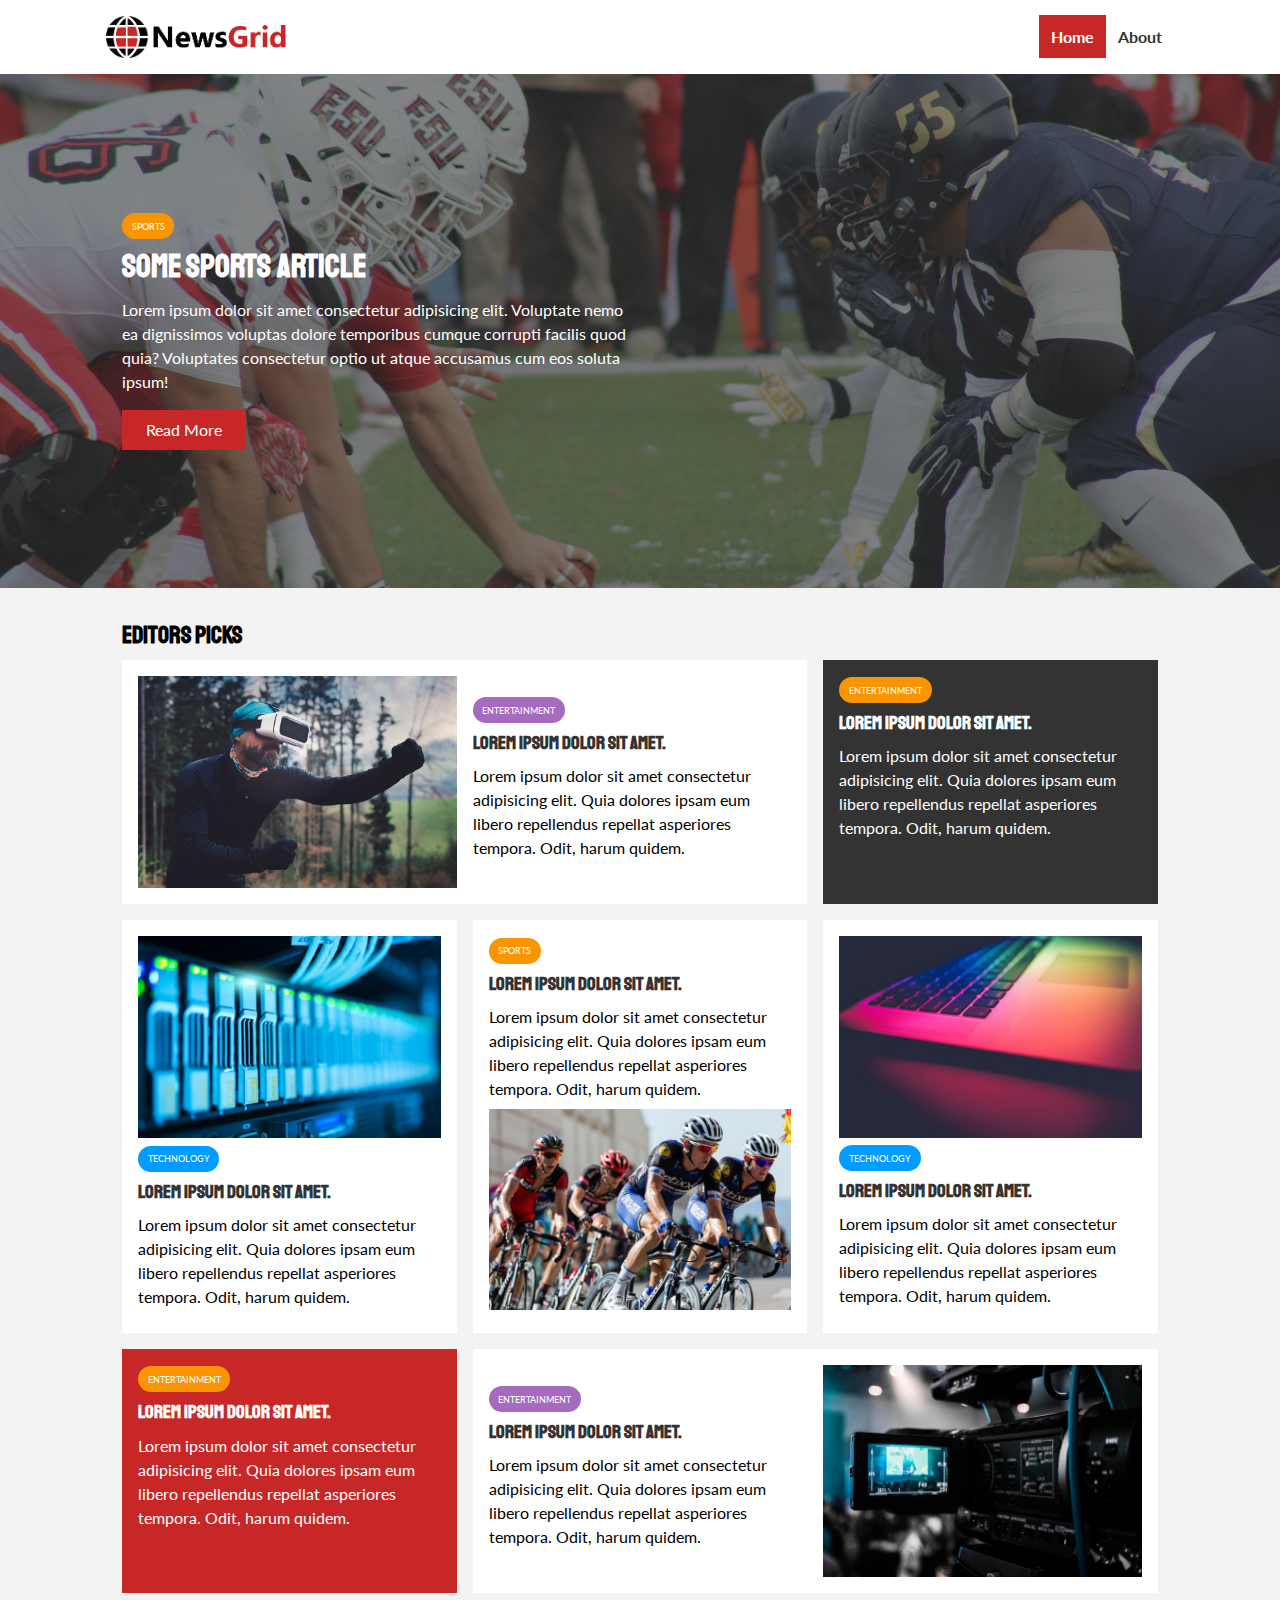
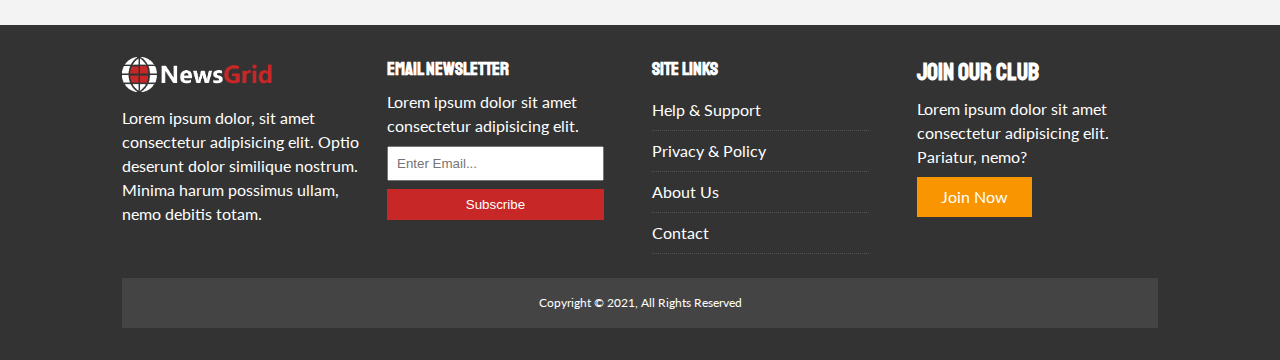
<file: index.html>
<!DOCTYPE html>
<html lang="en">

<head>
  <meta charset="UTF-8">
  <meta http-equiv="X-UA-Compatible" content="IE=edge">
  <meta name="viewport" content="width=device-width, initial-scale=1.0">
  <link rel="stylesheet" href="https://use.fontawesome.com/releases/v5.6.3/css/all.css"
    integrity="sha384-UHRtZLI+pbxtHCWp1t77Bi1L4ZtiqrqD80Kn4Z8NTSRyMA2Fd33n5dQ8lWUE00s/" crossorigin="anonymous">
  <link href="https://fonts.googleapis.com/css?family=Lato|Staatliches" rel="stylesheet">
  <link rel="stylesheet" href="css/style.css">
  <link rel="stylesheet" media="screen and (max-width: 768px)" href="css/mobile.css">
  <link rel="shortcut icon" type="image/x-icon" href="favicon.ico">
  <title>NewsGrid | Latest News</title>
</head>

<body>
  <nav id="main-nav">
    <div class="container">
      <img src="/image_resources/logo.png" alt="NewsGrid" class="logo">
      <div class="social">
        <a href="http://facebook.com" target="_blank"><i class="fab fa-facebook fa-2x"></i></a>
        <a href="http://twitter.com" target="_blank"><i class="fab fa-twitter fa-2x"></i></a>
        <a href="http://instagram.com" target="_blank"><i class="fab fa-instagram fa-2x"></i></a>
        <a href="http://youtube.com" target="_blank"><i class="fab fa-youtube fa-2x"></i></a>
      </div>
      <ul>
        <li><a class="current" href="index.html">Home</a></li>
        <li><a href="about.html">About</a></li>
      </ul>
    </div>
  </nav>

  <!-- Showcase -->
  <header id="showcase">
    <div class="container">
      <div class="showcase-container">
        <div class="showcase-content">
          <div class="category category-sports">Sports</div>
          <h1>Some Sports Article</h1>
          <p>Lorem ipsum dolor sit amet consectetur adipisicing elit. Voluptate nemo ea dignissimos voluptas dolore
            temporibus cumque corrupti facilis quod quia? Voluptates consectetur optio ut atque accusamus cum eos soluta
            ipsum!</p>
          <a href="article.html" class="btn btn-primary">Read More</a>
        </div>
      </div>
    </div>
  </header>

  <!-- Home Articles -->
  <section id="home-articles" class="py-2">
    <div class="container">
      <h2>Editors Picks</h2>
      <div class="articles-container">
        <article class="card">
          <img src="/image_resources/articles/ent1.jpg" alt="">
          <div>
            <div class="category category-ent">Entertainment</div>
            <h3>
              <a href="article.html">Lorem ipsum dolor sit amet.</a>
            </h3>
            <p>Lorem ipsum dolor sit amet consectetur adipisicing elit. Quia dolores ipsam eum libero repellendus
              repellat
              asperiores tempora. Odit, harum quidem.</p>
          </div>
        </article>
        <article class="card bg-dark">
          <div class="category category-sports">Entertainment</div>
          <h3>
            <a href="article.html">Lorem ipsum dolor sit amet.</a>
          </h3>
          <p>Lorem ipsum dolor sit amet consectetur adipisicing elit. Quia dolores ipsam eum libero repellendus
            repellat
            asperiores tempora. Odit, harum quidem.</p>
        </article>
        <article class="card">
          <img src="/image_resources/articles/tech1.jpg" alt="">
          <div class="category category-tech">Technology</div>
          <h3>
            <a href="article.html">Lorem ipsum dolor sit amet.</a>
          </h3>
          <p>Lorem ipsum dolor sit amet consectetur adipisicing elit. Quia dolores ipsam eum libero repellendus
            repellat
            asperiores tempora. Odit, harum quidem.</p>
        </article>
        <article class="card">
          <div class="category category-sports">Sports</div>
          <h3>
            <a href="article.html">Lorem ipsum dolor sit amet.</a>
          </h3>
          <p>Lorem ipsum dolor sit amet consectetur adipisicing elit. Quia dolores ipsam eum libero repellendus
            repellat
            asperiores tempora. Odit, harum quidem.</p>
          <img src="/image_resources/articles/sports1.jpg" alt="">
        </article>
        <article class="card">
          <img src="/image_resources/articles/tech2.jpg" alt="">
          <div class="category category-tech">Technology</div>
          <h3>
            <a href="article.html">Lorem ipsum dolor sit amet.</a>
          </h3>
          <p>Lorem ipsum dolor sit amet consectetur adipisicing elit. Quia dolores ipsam eum libero repellendus
            repellat
            asperiores tempora. Odit, harum quidem.</p>
        </article>
        <article class="card bg-primary">
          <div class="category category-sports">Entertainment</div>
          <h3>
            <a href="article.html">Lorem ipsum dolor sit amet.</a>
          </h3>
          <p>Lorem ipsum dolor sit amet consectetur adipisicing elit. Quia dolores ipsam eum libero repellendus
            repellat
            asperiores tempora. Odit, harum quidem.</p>
        </article>
        <article class="card">
          <div>
            <div class="category category-ent">Entertainment</div>
            <h3>
              <a href="article.html">Lorem ipsum dolor sit amet.</a>
            </h3>
            <p>Lorem ipsum dolor sit amet consectetur adipisicing elit. Quia dolores ipsam eum libero repellendus
              repellat
              asperiores tempora. Odit, harum quidem.</p>
          </div>
          <img src="/image_resources/articles/ent2.jpg" alt="">
        </article>
      </div>
    </div>

  </section>

  <!-- Footer -->
  <footer id="main-footer" class="py-2">
    <div class="container footer-container">
      <div>
        <img src="/image_resources/logo_light.png" alt="NewsGrid">
        <p>Lorem ipsum dolor, sit amet consectetur adipisicing elit. Optio deserunt dolor similique nostrum. Minima
          harum possimus ullam, nemo debitis totam.</p>
      </div>
      <div>
        <h3>Email Newsletter</h3>
        <p>Lorem ipsum dolor sit amet consectetur adipisicing elit.</p>
        <form name="contact" method="POST" data-netlify="true">
          <input type="email" placeholder="Enter Email...">
          <input type="submit" value="Subscribe" class="btn btn-primary">
        </form>
      </div>
      <div>
        <h3>Site Links</h3>
        <ul class="list">
          <li><a href="#">Help & Support</a></li>
          <li><a href="#">Privacy & Policy</a></li>
          <li><a href="#">About Us</a></li>
          <li><a href="#">Contact</a></li>
        </ul>
      </div>
      <div>
        <h2>Join Our Club</h2>
        <p>Lorem ipsum dolor sit amet consectetur adipisicing elit. Pariatur, nemo?</p>
        <a href="" class="btn btn-secondary">Join Now</a>
      </div>
      <div>
        <p>
          Copyright &copy; 2021, All Rights Reserved
        </p>
      </div>
    </div>
  </footer>

</body>

</html>
</file>
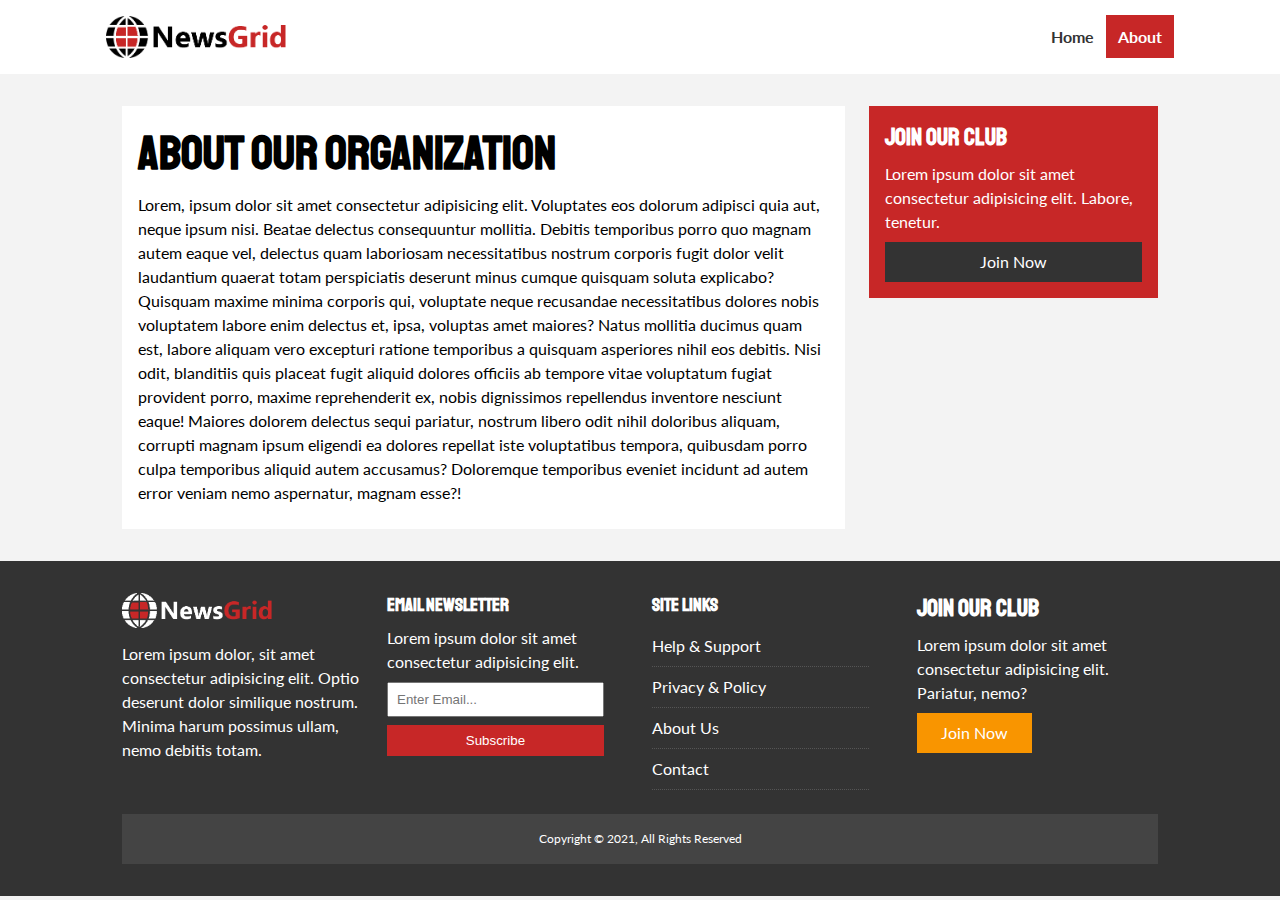
<file: about.html>
<!DOCTYPE html>
<html lang="en">

<head>
  <meta charset="UTF-8">
  <meta http-equiv="X-UA-Compatible" content="IE=edge">
  <meta name="viewport" content="width=device-width, initial-scale=1.0">
  <link rel="stylesheet" href="https://use.fontawesome.com/releases/v5.6.3/css/all.css"
    integrity="sha384-UHRtZLI+pbxtHCWp1t77Bi1L4ZtiqrqD80Kn4Z8NTSRyMA2Fd33n5dQ8lWUE00s/" crossorigin="anonymous">
  <link href="https://fonts.googleapis.com/css?family=Lato|Staatliches" rel="stylesheet">
  <link rel="stylesheet" href="css/style.css">
  <link rel="stylesheet" media="screen and (max-width: 768px)" href="css/mobile.css">
  <link rel="shortcut icon" type="image/x-icon" href="favicon.ico">
  <title>NewsGrid | About</title>
</head>

<body>
  <nav id="main-nav">
    <div class="container">
      <img src="/image_resources/logo.png" alt="NewsGrid" class="logo">
      <div class="social">
        <a href="http://facebook.com" target="_blank"><i class="fab fa-facebook fa-2x"></i></a>
        <a href="http://twitter.com" target="_blank"><i class="fab fa-twitter fa-2x"></i></a>
        <a href="http://instagram.com" target="_blank"><i class="fab fa-instagram fa-2x"></i></a>
        <a href="http://youtube.com" target="_blank"><i class="fab fa-youtube fa-2x"></i></a>
      </div>
      <ul>
        <li><a href="index.html">Home</a></li>
        <li><a class="current" href="about.html">About</a></li>
      </ul>
    </div>
  </nav>

  <section id="about">
    <div class="container">
      <div class="page-container">
        <article class="card">
          <h1 class="l-heading">About Our Organization</h1>
          <p>Lorem, ipsum dolor sit amet consectetur adipisicing elit. Voluptates eos dolorum adipisci quia aut, neque
            ipsum nisi. Beatae delectus consequuntur mollitia. Debitis temporibus porro quo magnam autem eaque vel,
            delectus quam laboriosam necessitatibus nostrum corporis fugit dolor velit laudantium quaerat totam
            perspiciatis deserunt minus cumque quisquam soluta explicabo? Quisquam maxime minima corporis qui, voluptate
            neque recusandae necessitatibus dolores nobis voluptatem labore enim delectus et, ipsa, voluptas amet
            maiores? Natus mollitia ducimus quam est, labore aliquam vero excepturi ratione temporibus a quisquam
            asperiores nihil eos debitis. Nisi odit, blanditiis quis placeat fugit aliquid dolores officiis ab tempore
            vitae voluptatum fugiat provident porro, maxime reprehenderit ex, nobis dignissimos repellendus inventore
            nesciunt eaque! Maiores dolorem delectus sequi pariatur, nostrum libero odit nihil doloribus aliquam,
            corrupti magnam ipsum eligendi ea dolores repellat iste voluptatibus tempora, quibusdam porro culpa
            temporibus aliquid autem accusamus? Doloremque temporibus eveniet incidunt ad autem error veniam nemo
            aspernatur, magnam esse?!</p>
        </article>
        <aside class="card bg-primary">
          <h2>Join Our Club</h2>
          <p>Lorem ipsum dolor sit amet consectetur adipisicing elit. Labore, tenetur.</p>
          <a href="#" class="btn btn-dark btn-block">Join Now</a>
        </aside>
      </div>
    </div>
  </section>

  <!-- Footer -->
  <footer id="main-footer" class="py-2">
    <div class="container footer-container">
      <div>
        <img src="/image_resources/logo_light.png" alt="NewsGrid">
        <p>Lorem ipsum dolor, sit amet consectetur adipisicing elit. Optio deserunt dolor similique nostrum. Minima
          harum possimus ullam, nemo debitis totam.</p>
      </div>
      <div>
        <h3>Email Newsletter</h3>
        <p>Lorem ipsum dolor sit amet consectetur adipisicing elit.</p>
        <form name="contact" method="POST" data-netlify="true">
          <input type="email" placeholder="Enter Email...">
          <input type="submit" value="Subscribe" class="btn btn-primary">
        </form>
      </div>
      <div>
        <h3>Site Links</h3>
        <ul class="list">
          <li><a href="#">Help & Support</a></li>
          <li><a href="#">Privacy & Policy</a></li>
          <li><a href="#">About Us</a></li>
          <li><a href="#">Contact</a></li>
        </ul>
      </div>
      <div>
        <h2>Join Our Club</h2>
        <p>Lorem ipsum dolor sit amet consectetur adipisicing elit. Pariatur, nemo?</p>
        <a href="" class="btn btn-secondary">Join Now</a>
      </div>
      <div>
        <p>
          Copyright &copy; 2021, All Rights Reserved
        </p>
      </div>
    </div>
  </footer>

</body>

</html>
</file>
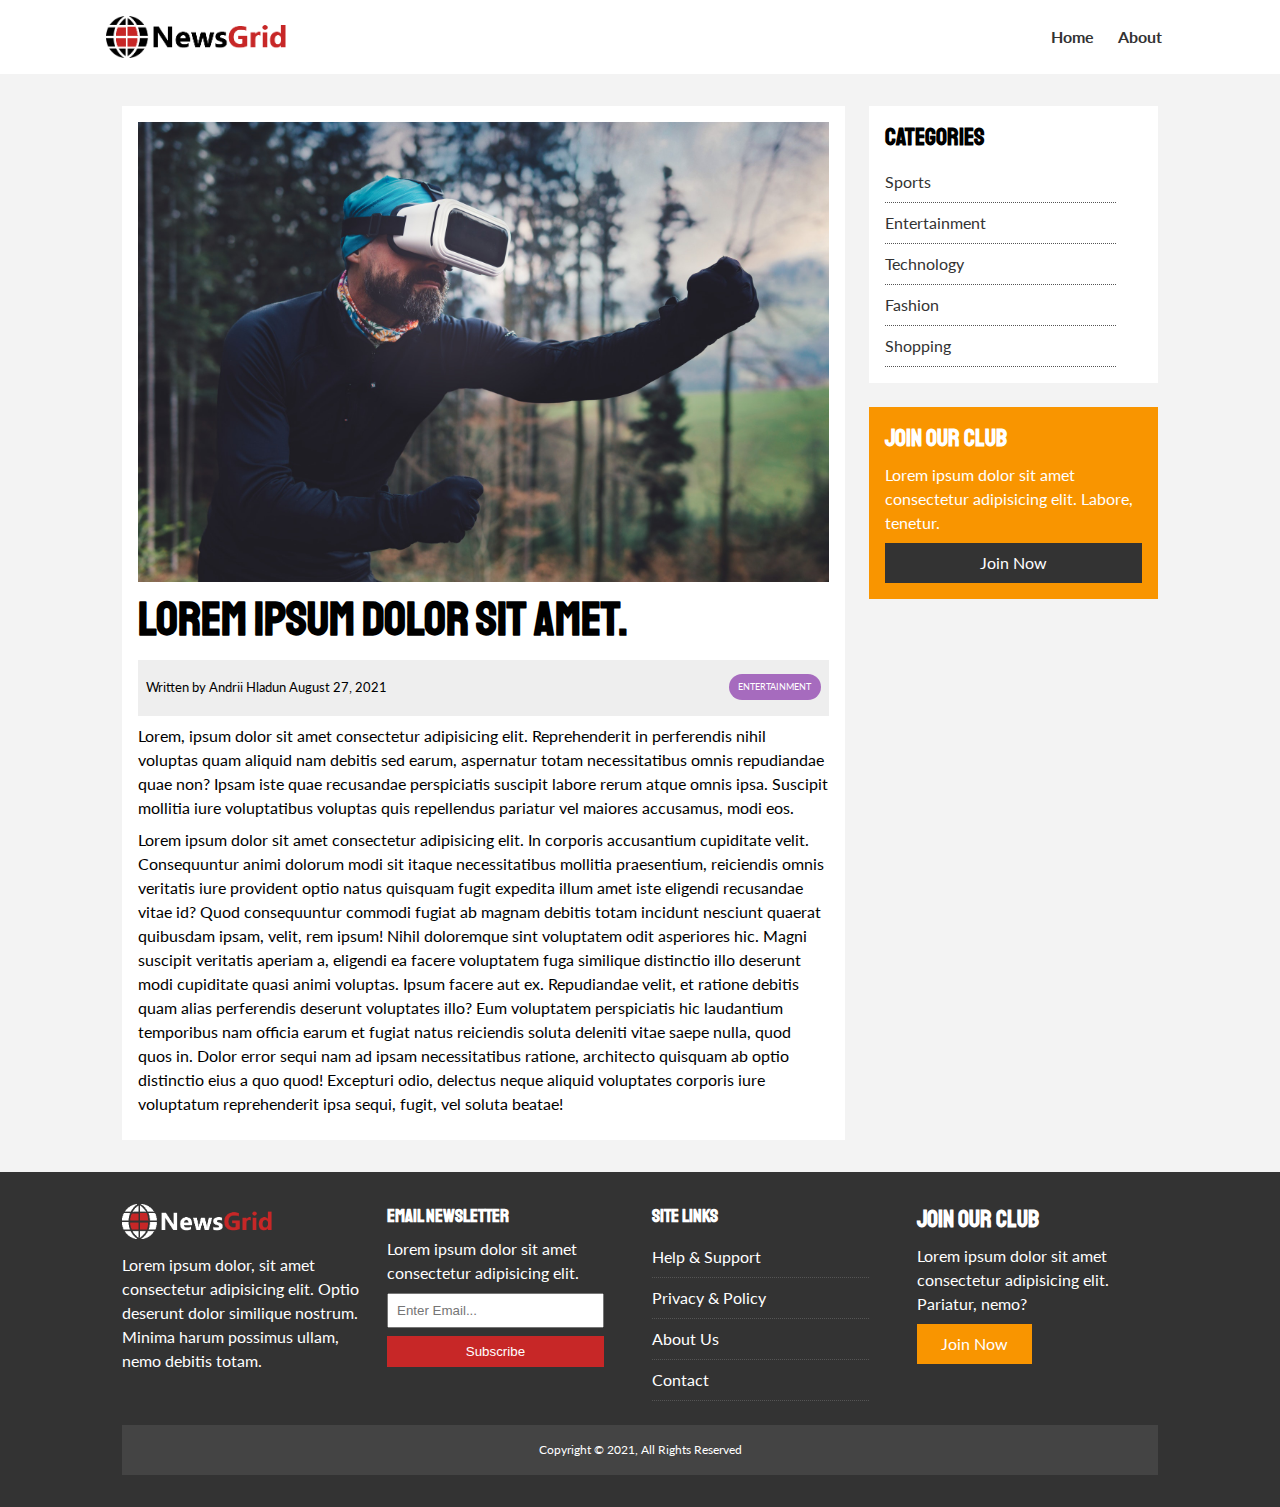
<file: article.html>
<!DOCTYPE html>
<html lang="en">

<head>
  <meta charset="UTF-8">
  <meta http-equiv="X-UA-Compatible" content="IE=edge">
  <meta name="viewport" content="width=device-width, initial-scale=1.0">
  <link rel="stylesheet" href="https://use.fontawesome.com/releases/v5.6.3/css/all.css"
    integrity="sha384-UHRtZLI+pbxtHCWp1t77Bi1L4ZtiqrqD80Kn4Z8NTSRyMA2Fd33n5dQ8lWUE00s/" crossorigin="anonymous">
  <link href="https://fonts.googleapis.com/css?family=Lato|Staatliches" rel="stylesheet">
  <link rel="stylesheet" href="css/style.css">
  <link rel="stylesheet" media="screen and (max-width: 768px)" href="css/mobile.css">
  <link rel="shortcut icon" type="image/x-icon" href="favicon.ico">
  <title>NewsGrid | Latest News</title>
</head>

<body>
  <nav id="main-nav">
    <div class="container">
      <img src="/image_resources/logo.png" alt="NewsGrid" class="logo">
      <div class="social">
        <a href="http://facebook.com" target="_blank"><i class="fab fa-facebook fa-2x"></i></a>
        <a href="http://twitter.com" target="_blank"><i class="fab fa-twitter fa-2x"></i></a>
        <a href="http://instagram.com" target="_blank"><i class="fab fa-instagram fa-2x"></i></a>
        <a href="http://youtube.com" target="_blank"><i class="fab fa-youtube fa-2x"></i></a>
      </div>
      <ul>
        <li><a href="index.html">Home</a></li>
        <li><a href="about.html">About</a></li>
      </ul>
    </div>
  </nav>

  <section id="article">
    <div class="container">
      <div class="page-container">
        <article class="card">
          <img src="/image_resources/articles/ent1.jpg" alt="">
          <h1 class="l-heading">Lorem ipsum dolor sit amet.</h1>
          <div class="meta">
            <small>
              <i class="fas fa-user"></i> Written by Andrii Hladun August 27, 2021
            </small>
            <div class="category category-ent">Entertainment</div>
          </div>
          <p>Lorem, ipsum dolor sit amet consectetur adipisicing elit. Reprehenderit in perferendis nihil voluptas quam
            aliquid nam debitis sed earum, aspernatur totam necessitatibus omnis repudiandae quae non? Ipsam iste quae
            recusandae perspiciatis suscipit labore rerum atque omnis ipsa. Suscipit mollitia iure voluptatibus voluptas
            quis repellendus pariatur vel maiores accusamus, modi eos.</p>
          <p>Lorem ipsum dolor sit amet consectetur adipisicing elit. In corporis accusantium cupiditate velit.
            Consequuntur animi dolorum modi sit itaque necessitatibus mollitia praesentium, reiciendis omnis veritatis
            iure provident optio natus quisquam fugit expedita illum amet iste eligendi recusandae vitae id? Quod
            consequuntur commodi fugiat ab magnam debitis totam incidunt nesciunt quaerat quibusdam ipsam, velit, rem
            ipsum! Nihil doloremque sint voluptatem odit asperiores hic. Magni suscipit veritatis aperiam a, eligendi ea
            facere voluptatem fuga similique distinctio illo deserunt modi cupiditate quasi animi voluptas. Ipsum facere
            aut ex. Repudiandae velit, et ratione debitis quam alias perferendis deserunt voluptates illo? Eum
            voluptatem perspiciatis hic laudantium temporibus nam officia earum et fugiat natus reiciendis soluta
            deleniti vitae saepe nulla, quod quos in. Dolor error sequi nam ad ipsam necessitatibus ratione, architecto
            quisquam ab optio distinctio eius a quo quod! Excepturi odio, delectus neque aliquid voluptates corporis
            iure voluptatum reprehenderit ipsa sequi, fugit, vel soluta beatae!</p>
        </article>

        <aside id="categories" class="card">
          <h2>Categories</h2>
          <ul class="list">
            <li><a href="#"><i class="fas fa-chevron-right"></i> Sports</a></li>
            <li><a href="#"><i class="fas fa-chevron-right"></i> Entertainment</a></li>
            <li><a href="#"><i class="fas fa-chevron-right"></i> Technology</a></li>
            <li><a href="#"><i class="fas fa-chevron-right"></i> Fashion</a></li>
            <li><a href="#"><i class="fas fa-chevron-right"></i> Shopping</a></li>
          </ul>
        </aside>

        <aside class="card bg-secondary">
          <h2>Join Our Club</h2>
          <p>Lorem ipsum dolor sit amet consectetur adipisicing elit. Labore, tenetur.</p>
          <a href="#" class="btn btn-dark btn-block">Join Now</a>
        </aside>
      </div>
    </div>
  </section>

  <!-- Footer -->
  <footer id="main-footer" class="py-2">
    <div class="container footer-container">
      <div>
        <img src="/image_resources/logo_light.png" alt="NewsGrid">
        <p>Lorem ipsum dolor, sit amet consectetur adipisicing elit. Optio deserunt dolor similique nostrum. Minima
          harum possimus ullam, nemo debitis totam.</p>
      </div>
      <div>
        <h3>Email Newsletter</h3>
        <p>Lorem ipsum dolor sit amet consectetur adipisicing elit.</p>
        <form name="contact" method="POST" data-netlify="true">
          <input type="email" placeholder="Enter Email...">
          <input type="submit" value="Subscribe" class="btn btn-primary">
        </form>
      </div>
      <div>
        <h3>Site Links</h3>
        <ul class="list">
          <li><a href="#">Help & Support</a></li>
          <li><a href="#">Privacy & Policy</a></li>
          <li><a href="#">About Us</a></li>
          <li><a href="#">Contact</a></li>
        </ul>
      </div>
      <div>
        <h2>Join Our Club</h2>
        <p>Lorem ipsum dolor sit amet consectetur adipisicing elit. Pariatur, nemo?</p>
        <a href="" class="btn btn-secondary">Join Now</a>
      </div>
      <div>
        <p>
          Copyright &copy; 2021, All Rights Reserved
        </p>
      </div>
    </div>
  </footer>

</body>

</html>
</file>
<file: css/style.css>
:root {
  --primary-color: #c72727;
  --secondary-color: #f99500;
  --light-color: #f3f3f3;
  --dark-color: #333;
  --max-width: 1100px;
}

.category {
  --sports-color: #f99500;
  --ent-color: #a66bbe;
  --tech-color: #009cff;
}

* {
  margin: 0;
  padding: 0;
  box-sizing: border-box;
}

body {
  font-family: 'Lato', sans-serif;
  line-height: 1.5;
  background: var(--light-color);
}

a {
  color: #333;
  text-decoration: none;
}

ul {
  list-style: none;
}

p {
  margin: .5rem 0;
}

img {
  width: 100%;
}

h1, h2, h3, h4, h5, h6 {
  font-family: 'Staatliches', cursive;
  margin-bottom: .55rem;
  line-height: 1.3;
}

/* Utility */
.container {
  max-width: var(--max-width);
  margin: auto;
  padding: 0 2rem;
  overflow: hidden;
}

.category {
  display: inline-block;
  color: #fff;
  font-size: 0.55rem;
  text-transform: uppercase;
  padding: 0.4rem 0.6rem;
  border-radius: 15px;
  margin-bottom: 0.5rem;
}

.category-sports { background: var(--sports-color) }
.category-ent { background: var(--ent-color) }
.category-tech { background: var(--tech-color) }

.btn {
  display: inline-block;
  border: none;
  background: var(--dark-color);
  color: #fff;
  padding: 0.5rem 1.5rem;
}

.btn-light { background: var(--light-color);}
.btn-primary { background: var(--primary-color);}
.btn-secondary { background: var(--secondary-color);}

.btn-block {
  display: block;
  width: 100%;
  text-align: center;
}

.btn:hover {
  opacity: 0.9;
}

.card {
  background: #fff;
  padding: 1rem;
}

.bg-dark {
  background: var(--dark-color);
  color: #fff;
}

.bg-primary {
  background: var(--primary-color);
  color: #fff;
}

.bg-secondary {
  background: var(--secondary-color);
  color: #fff;
}

.bg-dark h1,
.bg-dark h2,
.bg-dark h3,
.bg-dark a,
.bg-primary h1,
.bg-primary h2,
.bg-primary h3,
.bg-primary a,
.bg-secondary h1,
.bg-secondary h2,
.bg-secondary h3,
.bg-secondary a {
  color: #fff;
}

.py-1 { padding: 1.5rem 0 }
.py-2 { padding: 2rem 0 }
.py-3 { padding: 3rem 0 }
.p-1 { padding: 1.5rem }
.p-2 { padding: 2rem }
.p-3 { padding: 3rem }


.l-heading {
  font-size: 3rem;
}

.list li {
  padding: .5rem 0;
  border-bottom: #555 dotted 1px;
  width: 90%;
}

.list li a:hover {
  color: var(--primary-color) !important;
}

/* Inner grid container */
.page-container {
display: grid;
grid-template-columns: 5fr 2fr;
margin: 2rem 0;
grid-gap: 1.5rem;
}

.page-container > *:first-child {
  grid-row: 1 /span 3;
}
/* Navigation */
#main-nav {
  background: #fff;
  position: sticky;
  top: 0;
  z-index: 2;
}

#main-nav .container {
  display: grid;
  grid-template-columns: 6fr 3fr 2fr;
  padding: 1rem;
  align-items: center;
}

#main-nav .logo {
  width: 180px;
}

#main-nav ul {
  justify-self: end;
  display: flex;
}

#main-nav ul li a {
  padding: 0.75rem;
  font-weight: bold;
}

#main-nav ul li a.current {
  background: var(--primary-color);
  color: #fff;
}

#main-nav ul li a:hover {
  background: var(--light-color);
  color: var(--dark-color);
}

#main-nav .social {
  justify-self: center
}

#main-nav .social i {
  color: #777;
  margin-right: .5rem;
}

/* Showcase */
#showcase {
  color: #fff;
  background: #333;
  padding: 2rem;
  position: relative;
}

#showcase:before {
  content: '';
  background: url(../image_resources/featured.jpg) no-repeat center center/cover;
  position: absolute;
  top: 0;
  left: 0;
  width: 100%;
  height: 100%;
  opacity: 0.4;
}

#showcase .showcase-container {
  display: grid;
  grid-template-columns: repeat(2, 1fr);
  justify-content: center;
  align-items: center;
  height: 50vh;
}

#showcase .showcase-content {
  z-index: 1;
}

#showcase .showcase-content p {
  margin-bottom: 1rem;
}

/* Home Articles */
#home-articles .articles-container {
  display: grid;
  grid-template-columns: repeat(3, 1fr);
  grid-gap: 1rem;
}

#home-articles .articles-container > *:first-child,
#home-articles .articles-container > *:last-child {
  display: grid;
  grid-template-columns: repeat(2, 1fr);
  grid-gap: 1rem;
  align-items: center;
  grid-column: 1 / span 2;
}

#home-articles .articles-container > *:last-child {
grid-column: 2 / span 2;
}

#article .meta {
  display: flex;
  justify-content: space-between;
  align-items: center;
  background: #eee;
  padding: 0.5rem;
}

#article .meta .category {
  margin-top: 0.4rem;
}

/* Footer */
#main-footer {
  background: var(--dark-color);
  color: #fff;
}

#main-footer img {
  width: 150px;
}

#main-footer a {
  color: #fff;
}

#main-footer .footer-container {
  display: grid;
  grid-template-columns: repeat(4, 1fr);
  grid-gap: 1.5rem;
}

#main-footer .footer-container > *:last-child {
  background: #444;
  grid-column: 1 / span 4;
  padding: .5rem;
  text-align: center;
  font-size: 0.75rem;
}

#main-footer .footer-container input[type='email'] {
  width: 90%;
  padding: 0.5rem;
  margin-bottom: 0.5rem;
}

#main-footer .footer-container input[type='submit'] {
  width: 90%;
}
</file>
<file: css/mobile.css>
/* Navigation */
#main-nav .social {
display: none;
}

#main-nav .container {
  grid-template-columns: 1fr;
  grid-gap: 1.2rem;
}

#main-nav ul,
#main-nav .logo {
  justify-self: center;
}

#main-nav ul li a {
  padding: 0.50rem;
}

#home-articles .articles-container {
  grid-template-columns: repeat(2, 1fr);
}

#home-articles .articles-container > *:first-child,
#home-articles .articles-container > *:last-child {
  grid-template-columns: 1fr;
  grid-column: 1;
}

@media(max-width: 600px) {
  /* Stack grid items */
  #showcase .showcase-container,
  #home-articles .articles-container,
  #main-footer .footer-container { 
  grid-template-columns: 1fr;
}

#main-footer .footer-container > *:last-child {
  grid-column: 1;
}

#main-footer .footer-container > * {
  border-bottom: #444 dotted 1px;
  padding-bottom: 1rem;
}

#main-footer .footer-container > *:last-child,
#main-footer .footer-container > *:nth-child(3),
#main-footer .footer-container > *:nth-child(4) {
border: none;
}

.page-container {
  grid-template-columns: 1fr;
  text-align: center;
}

page-container > *:first-child {
  grid-row: 1;
}

.l-heading {
  font-size: 2rem;
}
</file>
